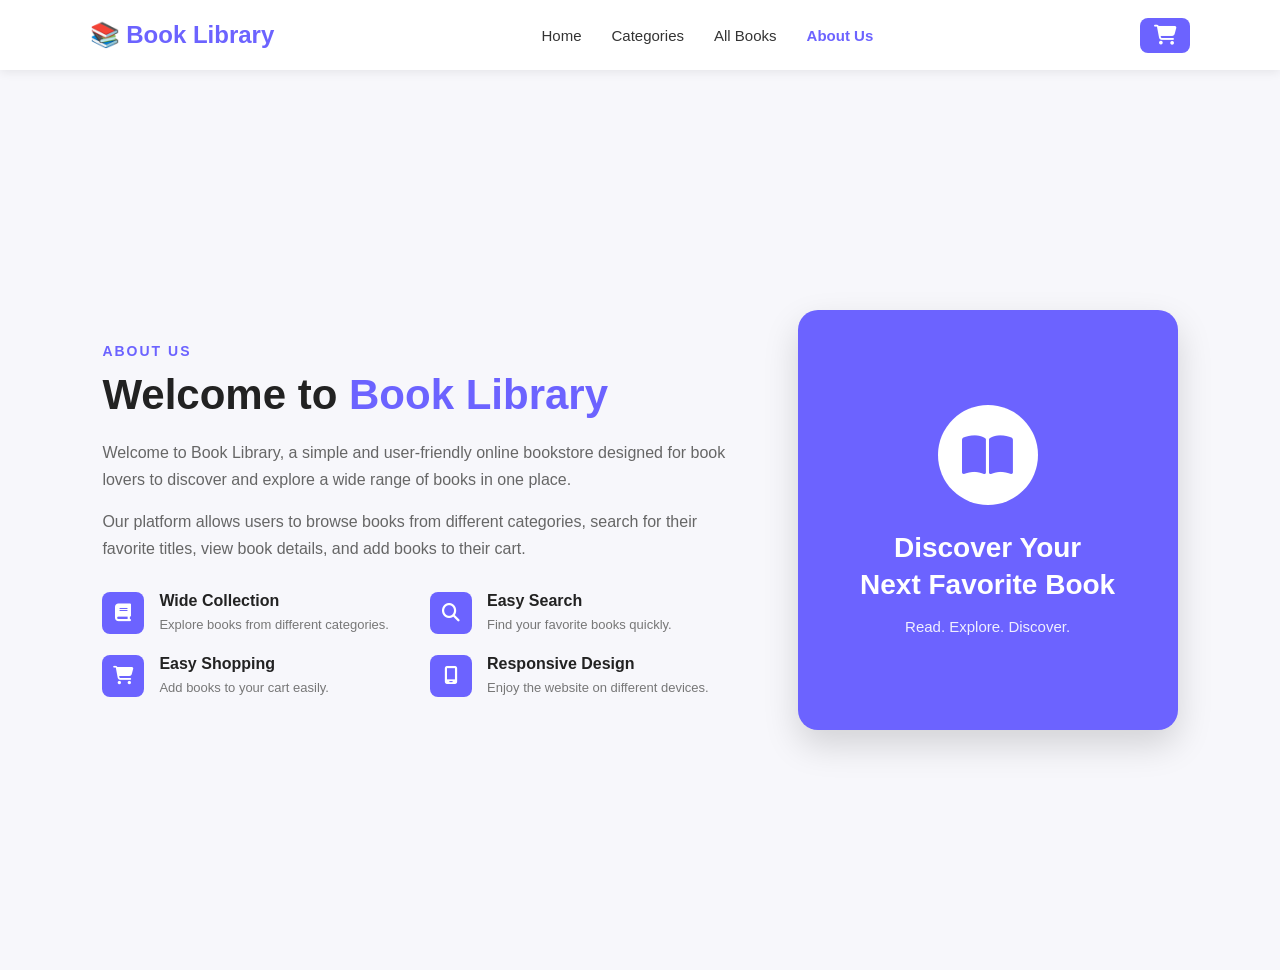
<file: pages/about.html>
<!doctype html>
<html lang="en">
  <head>
    <meta charset="UTF-8" />
    <meta name="viewport" content="width=device-width, initial-scale=1.0" />

    <title>About Us - Book Library</title>

    <link rel="stylesheet" href="../css/about.css" />

    <!-- Font Awesome -->
    <link
      rel="stylesheet"
      href="https://cdnjs.cloudflare.com/ajax/libs/font-awesome/6.5.2/css/all.min.css"
    />
  </head>

  <header class="navbar">
    <div class="logo">
      <a href="../index.html"> 📚 Book Library</a>
    </div>

    <nav class="nav-links">
      <a href="../index.html">Home</a>
      <a href="category.html">Categories</a>
      <a href="books.html">All Books</a>
      <a href="about.html" class="active">About Us</a>
    </nav>

    <div class="nav-cart">
      <a href="cart.html" class="cart">
        <button>
          <i class="fa-solid fa-cart-shopping"></i>
        </button>
      </a>
    </div>
  </header>

  <body>
    <section class="about-section">
      <div class="about-container">
        <div class="about-content">
          <p class="about-label">ABOUT US</p>

          <h1>Welcome to <span>Book Library</span></h1>

          <p class="about-text">
            Welcome to Book Library, a simple and user-friendly online bookstore
            designed for book lovers to discover and explore a wide range of
            books in one place.
          </p>

          <p class="about-text">
            Our platform allows users to browse books from different categories,
            search for their favorite titles, view book details, and add books
            to their cart.
          </p>

          <div class="features">
            <div class="feature">
              <i class="fa-solid fa-book"></i>
              <div>
                <h3>Wide Collection</h3>
                <p>Explore books from different categories.</p>
              </div>
            </div>

            <div class="feature">
              <i class="fa-solid fa-magnifying-glass"></i>
              <div>
                <h3>Easy Search</h3>
                <p>Find your favorite books quickly.</p>
              </div>
            </div>

            <div class="feature">
              <i class="fa-solid fa-cart-shopping"></i>
              <div>
                <h3>Easy Shopping</h3>
                <p>Add books to your cart easily.</p>
              </div>
            </div>

            <div class="feature">
              <i class="fa-solid fa-mobile-screen"></i>
              <div>
                <h3>Responsive Design</h3>
                <p>Enjoy the website on different devices.</p>
              </div>
            </div>
          </div>
        </div>

        <div class="about-image">
          <div class="book-icon">
            <i class="fa-solid fa-book-open"></i>
          </div>

          <h2>Discover Your<br />Next Favorite Book</h2>

          <p>Read. Explore. Discover.</p>
        </div>
      </div>
    </section>
  </body>
</html>
</file>
<file: css/about.css>
* {
  margin: 0;
  padding: 0;
  box-sizing: border-box;
}

body {
  font-family: Arial, sans-serif;
  background-color: #f7f7fb;
  color: #222;
}

/*  NAVBAR */

.navbar {
  width: 100%;
  height: 70px;
  display: flex;
  align-items: center;
  justify-content: space-between;
  padding: 0 7%;
  background-color: white;
  position: sticky;
  top: 0;
  z-index: 1000;
  box-shadow: 0 2px 10px rgba(0, 0, 0, 0.08);
}

/* LOGO */

.logo a {
  text-decoration: none;
  color: #6c63ff;
  font-size: 24px;
  font-weight: bold;
}

/* NAV LINKS */

.navbar nav {
  display: flex;
  align-items: center;
  gap: 30px;
}

.navbar nav a {
  text-decoration: none;
  color: #333;

  font-size: 15px;
  font-weight: 500;
  transition: 0.3s;
}
.nav-links a.active {
  color: #6c63ff;
  font-weight: bold;
}

.navbar nav a:hover {
  color: #6c63ff;
}

/* CART */

.nav-cart {
  position: relative;
}
.cart {
  text-decoration: none;
}

.cart button {
  position: relative;
  font-size: 20px;
  background-color: #6c63ff;
  cursor: pointer;
  height: 35px;
  width: 50px;
  border-radius: 8px;
  border: none;
  color: white;
}

/*ABOUT SECTION  */

.about-section {
  min-height: 100vh;
  display: flex;
  align-items: center;
  padding: 60px 8%;
}

.about-container {
  width: 100%;
  max-width: 1100px;
  margin: auto;

  display: flex;
  align-items: center;
  justify-content: space-between;
  gap: 60px;
}

/* CONTENT */

.about-content {
  flex: 1;
}

.about-label {
  color: #6c63ff;
  font-size: 14px;
  font-weight: bold;
  letter-spacing: 2px;
  margin-bottom: 12px;
}

.about-content h1 {
  font-size: 42px;
  margin-bottom: 20px;
}

.about-content h1 span {
  color: #6c63ff;
}

.about-text {
  color: #666;
  font-size: 16px;
  line-height: 1.7;
  margin-bottom: 15px;
}

/* FEATURES */

.features {
  display: grid;
  grid-template-columns: 1fr 1fr;
  gap: 20px;
  margin-top: 30px;
}

.feature {
  display: flex;
  align-items: flex-start;
  gap: 15px;
}

.feature i {
  width: 42px;
  height: 42px;

  display: flex;
  align-items: center;
  justify-content: center;

  background-color: #6c63ff;
  color: white;

  border-radius: 8px;
  font-size: 18px;
}

.feature h3 {
  font-size: 16px;
  margin-bottom: 5px;
}

.feature p {
  color: #777;
  font-size: 13px;
  line-height: 1.5;
}

/* RIGHT SIDE */

.about-image {
  flex: 0 0 380px;
  height: 420px;

  background-color: #6c63ff;
  border-radius: 20px;

  display: flex;
  flex-direction: column;
  align-items: center;
  justify-content: center;

  text-align: center;
  color: white;

  box-shadow: 0 15px 35px rgba(0, 0, 0, 0.15);
}

.book-icon {
  width: 100px;
  height: 100px;

  display: flex;
  align-items: center;
  justify-content: center;

  background-color: white;
  color: #6c63ff;

  border-radius: 50%;

  font-size: 45px;
  margin-bottom: 25px;
}

.about-image h2 {
  font-size: 28px;
  line-height: 1.3;
  margin-bottom: 15px;
}

.about-image p {
  font-size: 15px;
  opacity: 0.9;
}

/* RESPONSIVE */

@media (max-width: 800px) {
  .about-container {
    flex-direction: column;
  }

  .about-image {
    width: 100%;
    flex: none;
  }
}

@media (max-width: 500px) {
  .about-section {
    padding: 40px 20px;
  }

  .about-content h1 {
    font-size: 32px;
  }

  .features {
    grid-template-columns: 1fr;
  }

  .about-image {
    height: 350px;
  }
}
@media (max-width: 700px) {
  .navbar {
    padding: 0 20px;
  }

  .logo a {
    font-size: 20px;
  }

  .navbar nav {
    gap: 12px;
  }

  .navbar nav a {
    font-size: 13px;
  }

  .cart button {
    width: 45px;
  }
}
</file>
